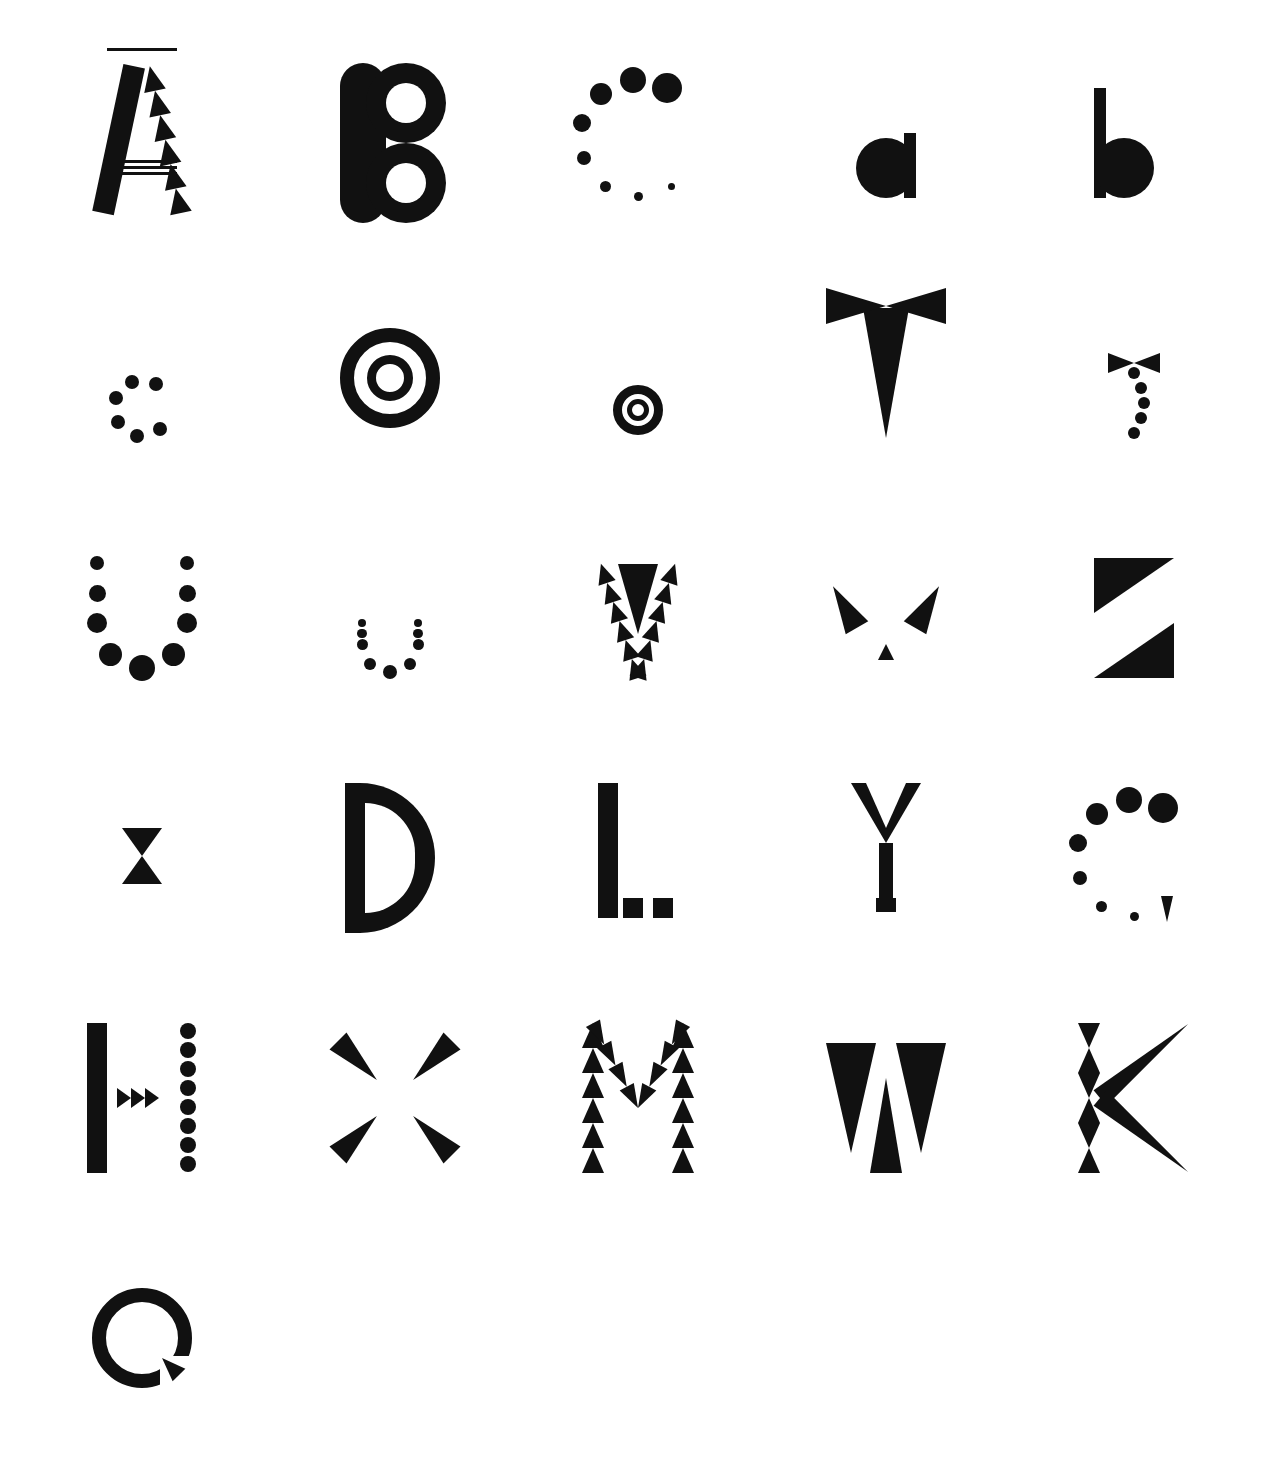
<file: abc-letters/index.html>
<!DOCTYPE html>
<html lang="zh">
<head>
<meta charset="UTF-8">
<title>CSS Letters</title>
<link rel="stylesheet" href="style.css">
</head>
<body>

<div class="gallery">

  <figure class="card">
    <div class="letter-frame">
      <div class="a-leg-left"></div>
      <div class="a-leg-right-shell">
        <div class="a-tri"></div>
        <div class="a-tri"></div>
        <div class="a-tri"></div>
        <div class="a-tri"></div>
        <div class="a-tri"></div>
        <div class="a-tri"></div>
      </div>
      <div class="a-bar-line"></div>
      <div class="a-bar-line"></div>
      <div class="a-bar-line"></div>
      <div class="a-bar-line"></div>
      <div class="a-bar-line"></div>
    </div>
  </figure>

  <figure class="card">
    <div class="letter-frame">
      <div class="b-spine"></div>
      <div class="b-circle-top"></div>
      <div class="b-circle-top-hole"></div>
      <div class="b-circle-bottom"></div>
      <div class="b-circle-bottom-hole"></div>
    </div>
  </figure>

  <figure class="card">
    <div class="letter-frame">
      <div class="c-frame">
        <div class="c-dot"></div>
        <div class="c-dot"></div>
        <div class="c-dot"></div>
        <div class="c-dot"></div>
        <div class="c-dot"></div>
        <div class="c-dot"></div>
        <div class="c-dot"></div>
        <div class="c-dot"></div>
      </div>
    </div>
  </figure>

  <figure class="card">
    <div class="letter-frame">
      <div class="a-bowl"></div>
      <div class="a-stem"></div>
    </div>
  </figure>

  <figure class="card">
    <div class="letter-frame">
      <div class="b-stem"></div>
      <div class="b-bowl"></div>
    </div>
  </figure>

  <figure class="card">
    <div class="letter-frame">
      <div class="c-dot-s"></div>
      <div class="c-dot-s"></div>
      <div class="c-dot-s"></div>
      <div class="c-dot-s"></div>
      <div class="c-dot-s"></div>
      <div class="c-dot-s"></div>
    </div>
  </figure>

  <figure class="card">
    <div class="letter-frame">
      <div class="o-upper-spin">
        <div class="o-ring o-ring-outer-upper"></div>
        <div class="o-ring o-ring-inner-upper"></div>
      </div>
    </div>
  </figure>

  <figure class="card">
    <div class="letter-frame">
      <div class="o-ring o-ring-outer-lower"></div>
      <div class="o-ring o-ring-inner-lower"></div>
    </div>
  </figure>

  <figure class="card">
    <div class="letter-frame">
      <div class="t-upper-bounce">
        <div class="t-spike-upper"></div>
        <div class="t-wing-left-upper"></div>
        <div class="t-wing-right-upper"></div>
      </div>
    </div>
  </figure>

  <figure class="card">
    <div class="letter-frame">
      <div class="t-wing-left-lower"></div>
      <div class="t-wing-right-lower"></div>
      <div class="t-dot-lower"></div>
      <div class="t-dot-lower"></div>
      <div class="t-dot-lower"></div>
      <div class="t-dot-lower"></div>
      <div class="t-dot-lower"></div>
    </div>
  </figure>

  <figure class="card">
    <div class="letter-frame">
      <div class="u-dot upper"></div>
      <div class="u-dot upper"></div>
      <div class="u-dot upper"></div>
      <div class="u-dot upper"></div>
      <div class="u-dot upper"></div>
      <div class="u-dot upper"></div>
      <div class="u-dot upper"></div>
      <div class="u-dot upper"></div>
      <div class="u-dot upper"></div>
    </div>
  </figure>

  <figure class="card">
    <div class="letter-frame">
      <div class="u-dot lower"></div>
      <div class="u-dot lower"></div>
      <div class="u-dot lower"></div>
      <div class="u-dot lower"></div>
      <div class="u-dot lower"></div>
      <div class="u-dot lower"></div>
      <div class="u-dot lower"></div>
      <div class="u-dot lower"></div>
      <div class="u-dot lower"></div>
    </div>
  </figure>

  <figure class="card">
    <div class="letter-frame">
      <div class="v-upper-bounce">
        <div class="v-middle-upper"></div>
        <div class="v-leg-shell-upper left">
          <div class="v-tri"></div>
          <div class="v-tri"></div>
          <div class="v-tri"></div>
          <div class="v-tri"></div>
          <div class="v-tri"></div>
          <div class="v-tri"></div>
        </div>
        <div class="v-leg-shell-upper right">
          <div class="v-tri"></div>
          <div class="v-tri"></div>
          <div class="v-tri"></div>
          <div class="v-tri"></div>
          <div class="v-tri"></div>
          <div class="v-tri"></div>
        </div>
      </div>
    </div>
  </figure>

  <figure class="card">
    <div class="letter-frame">
      <div class="v-tri-lower left"></div>
      <div class="v-tri-lower right"></div>
      <div class="v-tip-lower"></div>
    </div>
  </figure>

  <figure class="card">
    <div class="letter-frame">
      <div class="z-top-upper"></div>
      <div class="z-bottom-upper"></div>
    </div>
  </figure>

  <figure class="card">
    <div class="letter-frame">
      <div class="z-top-lower"></div>
      <div class="z-bottom-lower"></div>
    </div>
  </figure>

  <figure class="card">
    <div class="letter-frame">
      <div class="d-shape"></div>
      <div class="d-hole"></div>
    </div>
  </figure>

  <figure class="card">
    <div class="letter-frame">
      <div class="l-stem"></div>
      <div class="l-foot"></div>
      <div class="l-foot"></div>
    </div>
  </figure>

  <figure class="card">
    <div class="letter-frame">
      <div class="y-fork"></div>
      <div class="y-notch"></div>
      <div class="y-stem"></div>
      <div class="y-foot"></div>
    </div>
  </figure>

  <figure class="card">
    <div class="letter-frame">
      <div class="g-frame">
        <div class="g-dot"></div>
        <div class="g-dot"></div>
        <div class="g-dot"></div>
        <div class="g-dot"></div>
        <div class="g-dot"></div>
        <div class="g-dot"></div>
        <div class="g-dot"></div>
      </div>
      <div class="g-tri"></div>
    </div>
  </figure>

  <figure class="card">
    <div class="letter-frame">
      <div class="h-stem"></div>
      <div class="h-tri"></div>
      <div class="h-tri"></div>
      <div class="h-tri"></div>
      <div class="h-dot"></div>
      <div class="h-dot"></div>
      <div class="h-dot"></div>
      <div class="h-dot"></div>
      <div class="h-dot"></div>
      <div class="h-dot"></div>
      <div class="h-dot"></div>
      <div class="h-dot"></div>
    </div>
  </figure>

  <figure class="card">
    <div class="letter-frame">
      <div class="x-arm"></div>
      <div class="x-arm"></div>
      <div class="x-arm"></div>
      <div class="x-arm"></div>
    </div>
  </figure>

  <figure class="card">
    <div class="letter-frame">
      <div class="m-side-shell left">
        <div class="m-side-tri"></div>
        <div class="m-side-tri"></div>
        <div class="m-side-tri"></div>
        <div class="m-side-tri"></div>
        <div class="m-side-tri"></div>
        <div class="m-side-tri"></div>
      </div>
      <div class="m-side-shell right">
        <div class="m-side-tri"></div>
        <div class="m-side-tri"></div>
        <div class="m-side-tri"></div>
        <div class="m-side-tri"></div>
        <div class="m-side-tri"></div>
        <div class="m-side-tri"></div>
      </div>
      <div class="m-v-shell left">
        <div class="m-v-tri"></div>
        <div class="m-v-tri"></div>
        <div class="m-v-tri"></div>
        <div class="m-v-tri"></div>
      </div>
      <div class="m-v-shell right">
        <div class="m-v-tri"></div>
        <div class="m-v-tri"></div>
        <div class="m-v-tri"></div>
        <div class="m-v-tri"></div>
      </div>
    </div>
  </figure>

  <figure class="card">
    <div class="letter-frame">
      <div class="w-tri-outer left"></div>
      <div class="w-tri-outer right"></div>
      <div class="w-tri-inner"></div>
    </div>
  </figure>

  <figure class="card">
    <div class="letter-frame">
      <div class="k-side-shell">
        <div class="k-tri down"></div>
        <div class="k-tri up"></div>
        <div class="k-tri down"></div>
        <div class="k-tri up"></div>
        <div class="k-tri down"></div>
        <div class="k-tri up"></div>
      </div>
      <div class="k-arm upper"></div>
      <div class="k-arm lower"></div>
    </div>
  </figure>

  <figure class="card">
    <div class="letter-frame">
      <div class="q-ring"></div>
      <div class="q-notch"></div>
      <div class="q-tri"></div>
    </div>
  </figure>

</div>

</body>
</html>
</file>
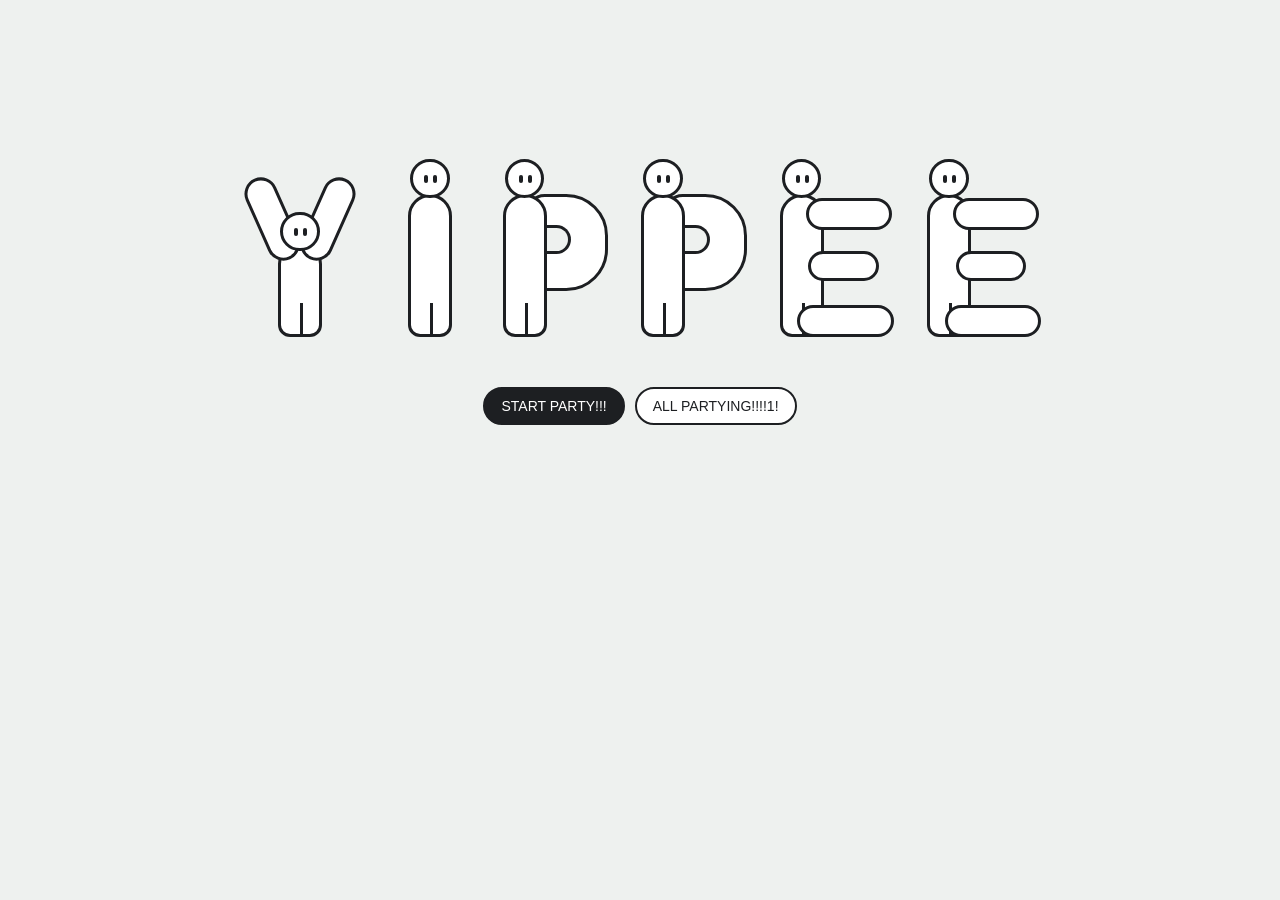
<file: css party letters/index.html>
<!doctype html>
<html lang="zh-CN">
<head>
  <meta charset="utf-8">
  <meta name="viewport" content="width=device-width, initial-scale=1">
  <title>YIPPEE!!!</title>
  <link rel="stylesheet" href="style.css">
</head>
<body>

<div class="stage">

  <button class="letter" style="--bw:6em">
    <span class="glyph">
      <span class="p torso" style="--x:2;--y:4.2;--w:2;--h:4.3"></span>
      <span class="p arm" style="--x:1.65;--y:1;--w:1.5;--h:4;--r:-24deg"></span>
      <span class="p arm" style="--x:2.85;--y:1;--w:1.5;--h:4;--r:24deg"></span>
      <span class="p head" style="--x:2.1;--y:2.8;--w:1.8;--h:1.8"></span>
    </span>
    <img class="pose sit" src="crouch.png" alt="">
    <img class="pose up" src="jump.png" alt="">
  </button>

  <button class="letter" style="--bw:4em">
    <span class="glyph">
      <span class="p torso" style="--x:1;--y:2;--w:2;--h:6.5"></span>
      <span class="p head" style="--x:1.1;--y:0.4;--w:1.8;--h:1.8"></span>
    </span>
    <img class="pose sit" src="crouch.png" alt="">
    <img class="pose up" src="jump.png" alt="">
  </button>

  <button class="letter" style="--bw:5.4em">
    <span class="glyph">
      <span class="p arc" style="--x:1.4;--y:2;--w:3.8;--h:4.4"><span class="hole"></span></span>
      <span class="p torso" style="--x:0.4;--y:2;--w:2;--h:6.5"></span>
      <span class="p head" style="--x:0.5;--y:0.4;--w:1.8;--h:1.8"></span>
    </span>
    <img class="pose sit" src="crouch.png" alt="">
    <img class="pose up" src="jump.png" alt="">
  </button>

  <button class="letter" style="--bw:5.4em">
    <span class="glyph">
      <span class="p arc" style="--x:1.4;--y:2;--w:3.8;--h:4.4"><span class="hole"></span></span>
      <span class="p torso" style="--x:0.4;--y:2;--w:2;--h:6.5"></span>
      <span class="p head" style="--x:0.5;--y:0.4;--w:1.8;--h:1.8"></span>
    </span>
    <img class="pose sit" src="crouch.png" alt="">
    <img class="pose up" src="jump.png" alt="">
  </button>

  <button class="letter" style="--bw:5.8em">
    <span class="glyph">
      <span class="p torso" style="--x:0.4;--y:2;--w:2;--h:6.5"></span>
      <span class="p head" style="--x:0.5;--y:0.4;--w:1.8;--h:1.8"></span>
      <span class="p arm" style="--x:1.6;--y:2.2;--w:3.9;--h:1.45"></span>
      <span class="p arm" style="--x:1.7;--y:4.6;--w:3.2;--h:1.35"></span>
      <span class="p arm" style="--x:1.2;--y:7.05;--w:4.4;--h:1.45"></span>
    </span>
    <img class="pose sit" src="crouch.png" alt="">
    <img class="pose up" src="jump.png" alt="">
  </button>

  <button class="letter" style="--bw:5.8em">
    <span class="glyph">
      <span class="p torso" style="--x:0.4;--y:2;--w:2;--h:6.5"></span>
      <span class="p head" style="--x:0.5;--y:0.4;--w:1.8;--h:1.8"></span>
      <span class="p arm" style="--x:1.6;--y:2.2;--w:3.9;--h:1.45"></span>
      <span class="p arm" style="--x:1.7;--y:4.6;--w:3.2;--h:1.35"></span>
      <span class="p arm" style="--x:1.2;--y:7.05;--w:4.4;--h:1.45"></span>
    </span>
    <img class="pose sit" src="crouch.png" alt="">
    <img class="pose up" src="jump.png" alt="">
  </button>

</div>

<div class="controls">
  <button class="btn primary" id="soundBtn">START PARTY!!!</button>
  <button class="btn" id="waveBtn">ALL PARTYING!!!!1!</button></div>

<script src="script.js"></script>
</body>
</html>
</file>
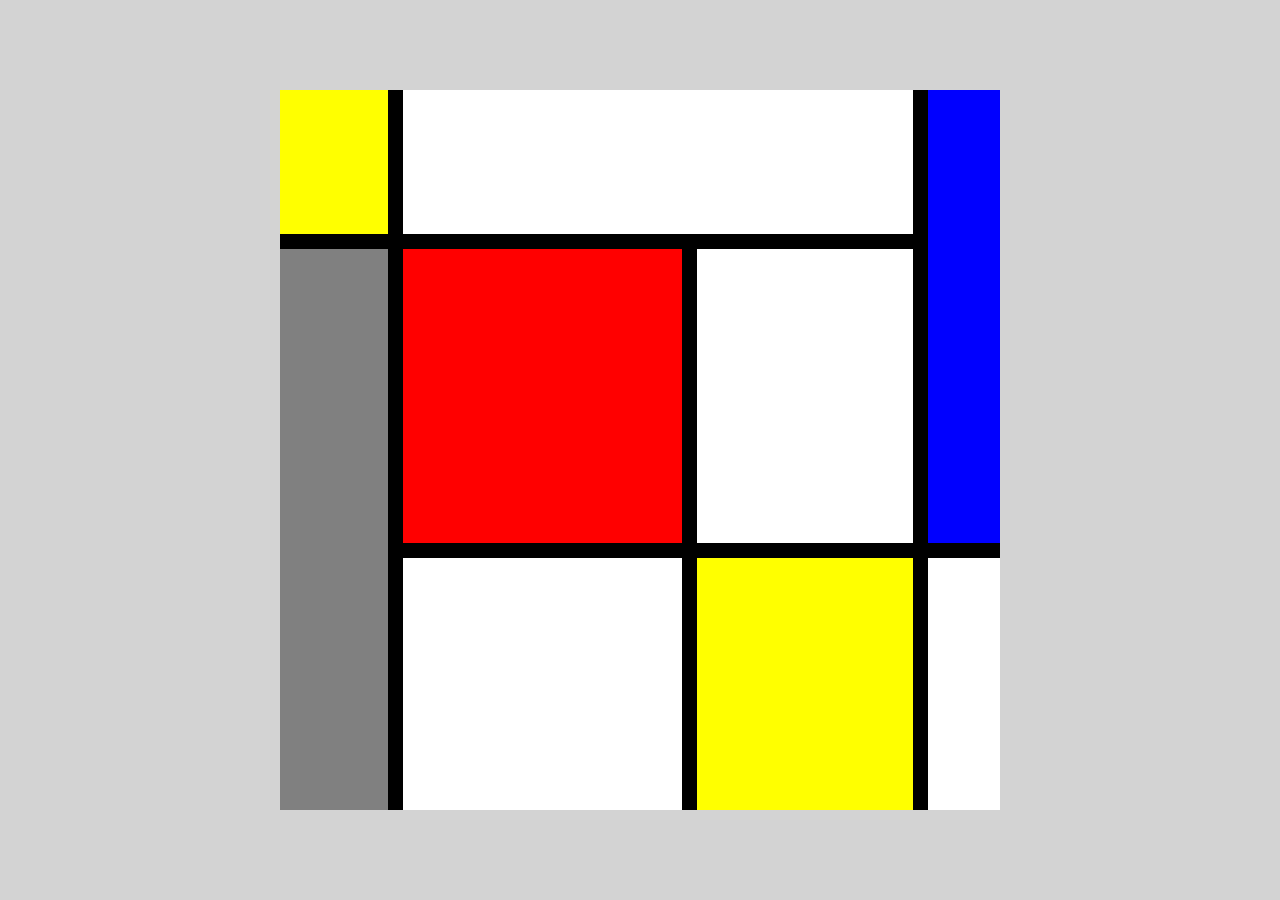
<file: my Mondriaan 2/index.html>
<!DOCTYPE html>
<html lang="en">
<head>
  <meta charset="UTF-8">
  <meta name="viewport" content="width=device-width, initial-scale=1.0">
  <title>My Mondriaan 2</title>
  <link rel="stylesheet" href="style.css">
</head>
<body>
  <main id="container">
    <div id="item-1" class="yellow"></div>
    <div id="item-2" class="white"></div>
    <div id="item-3" class="blue"></div>
    <div id="item-4" class="gray"></div>
    <div id="item-5" class="red"></div>
    <div id="item-6" class="white"></div>
    <div id="item-7" class="white"></div>
    <div id="item-8" class="yellow"></div>
    <div id="item-9" class="white"></div>
  </main>
</body>
</html>
</file>
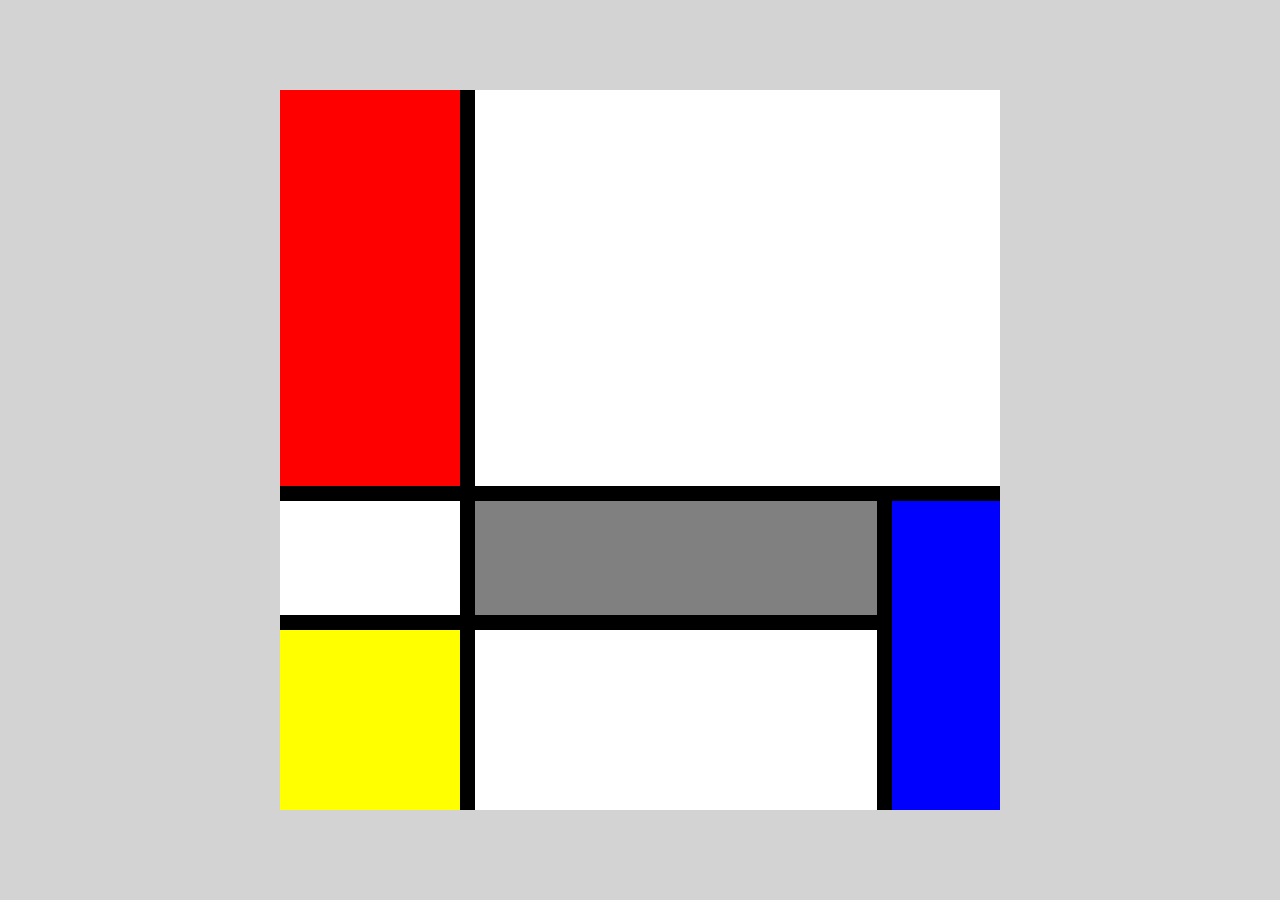
<file: my Mondriaan/index.html>
<!DOCTYPE html>
<html lang="en">
<head>
  <meta charset="UTF-8">
  <meta name="viewport" content="width=device-width, initial-scale=1.0">
  <title>My Mondriaan</title>
  <link rel="stylesheet" href="style.css">
</head>
<body>
  <main id="container">
    <div id="item-1" class="red"></div>
    <div id="item-2" class="white"></div>
    <div id="item-3" class="white"></div>
    <div id="item-4" class="gray"></div>
    <div id="item-5" class="blue"></div>
    <div id="item-6" class="yellow"></div>
    <div id="item-7" class="white"></div>
  </main>
</body>
</html>
</file>
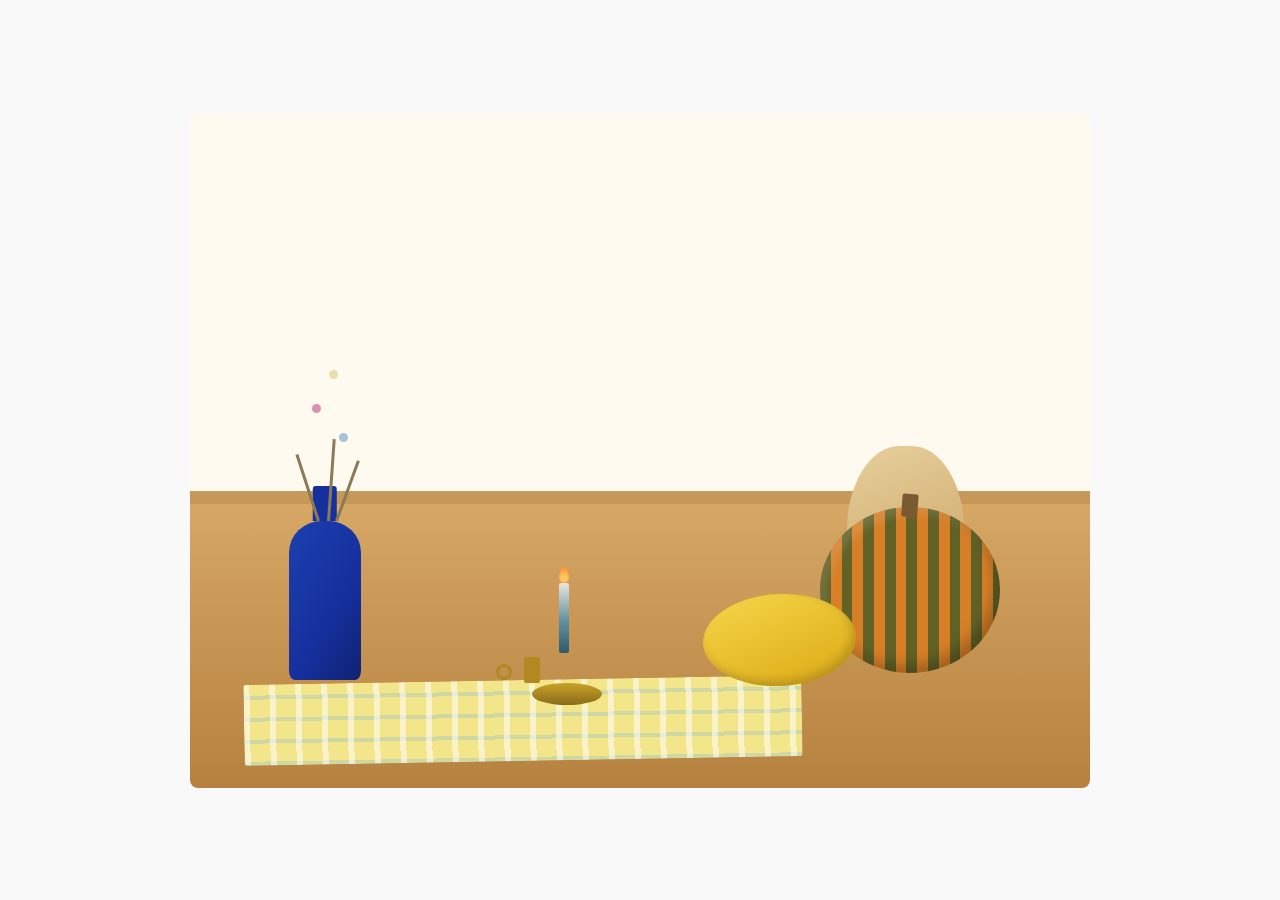
<file: still-life-coding/index.html>
<!DOCTYPE html>
<html lang="zh">
<head>
  <meta charset="UTF-8">
  <meta name="viewport" content="width=device-width, initial-scale=1.0">
  <title>still life coding</title>

  <link rel="stylesheet" href="style.css">
</head>
<body>


  <div class="scene">


    <div class="wall"></div>
    <div class="back-table"></div>
    <div class="table"></div>


    <div class="cloth"></div>


    <div class="bottle">
      <div class="bottle-neck"></div>
      <div class="flower-stem stem-1"></div>
      <div class="flower-stem stem-2"></div>
      <div class="flower-stem stem-3"></div>
      <div class="flower-dot dot-1"></div>
      <div class="flower-dot dot-2"></div>
      <div class="flower-dot dot-3"></div>
    </div>

  
    <div class="candle-holder">
      <div class="holder-dish"></div>
      <div class="holder-cup"></div>
    </div>
    <div class="candle">
      <div class="flame"></div>
    </div>
    <div class="ring"></div>


    <div class="gourd-tan"></div>
    <div class="pumpkin">
      <div class="pumpkin-stem"></div>
    </div>
    <div class="squash-yellow"></div>

  </div>

</body>
</html>
</file>
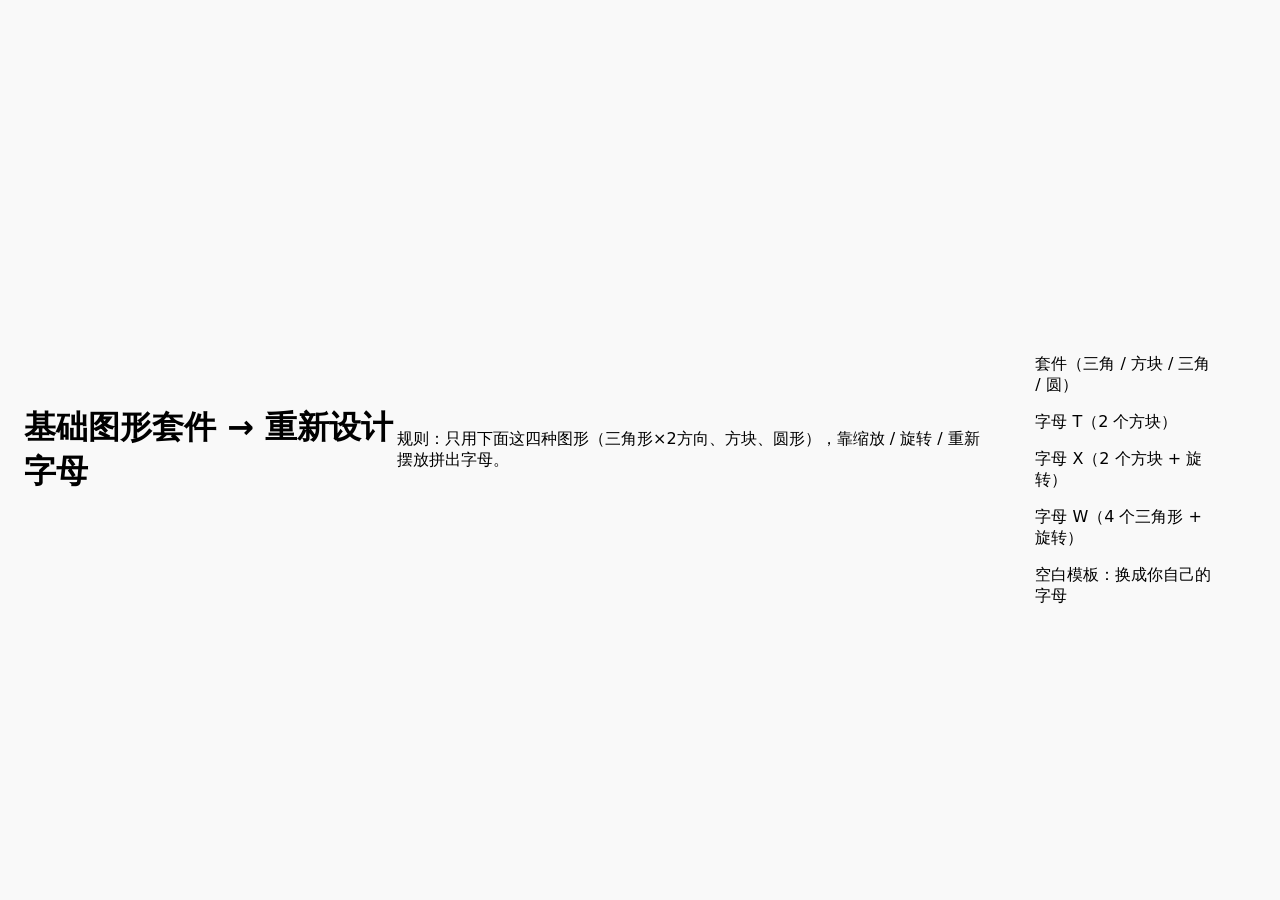
<file: still-life-coding/index-1.html>
<!DOCTYPE html>
<html lang="zh">
<head>
<meta charset="UTF-8">
<title>Collective Alphabet - 图形套件字母</title>
<link rel="stylesheet" href="style.css">
</head>
<body>

<h1>基础图形套件 → 重新设计字母</h1>
<p>规则：只用下面这四种图形（三角形×2方向、方块、圆形），靠缩放 / 旋转 / 重新摆放拼出字母。</p>

<div class="gallery">

  <!-- ============================================================
       示例 0：图形套件本身（就是每张卡片下面那个小图标）
       ============================================================ -->
  <figure class="card">
    <div class="letter-frame" style="height:60px;">
      <div class="shape shape-tri-right" style="--w:26px;--h:36px;--color:#111; left:14px; top:12px;"></div>
      <div class="shape shape-square"    style="--w:34px;--h:12px;--color:#111; left:44px; top:24px;"></div>
      <div class="shape shape-tri-left"  style="--w:26px;--h:36px;--color:#111; left:82px; top:12px;"></div>
      <div class="shape shape-circle"    style="--w:20px;--h:20px;--color:#111; left:118px; top:20px;"></div>
    </div>
    <figcaption>套件（三角 / 方块 / 三角 / 圆）</figcaption>
  </figure>

  <!-- ============================================================
       示例 1：字母 T —— 只用「方块」这一种图形
       竖的一条 + 横的一条，十字交叉的位置决定像不像 T
       ============================================================ -->
  <figure class="card">
    <div class="letter-frame">
      <!-- 竖着的长条：宽窄、高矮直接改 --w / --h -->
      <div class="shape shape-square" style="--w:20px; --h:120px; --color:#111; left:70px; top:30px;"></div>
      <!-- 横着的长条，压在竖条顶端 -->
      <div class="shape shape-square" style="--w:120px; --h:20px; --color:#111; left:20px; top:30px;"></div>
    </div>
    <figcaption>字母 T（2 个方块）</figcaption>
  </figure>

  <!-- ============================================================
       示例 2：字母 X —— 还是「方块」，只是加了旋转
       两条长方块，分别转 45deg 和 -45deg，交叉在画框中心
       ============================================================ -->
  <figure class="card">
    <div class="letter-frame">
      <div class="shape shape-square" style="--w:140px; --h:18px; --color:#111; --rot:45deg;  left:10px; top:71px;"></div>
      <div class="shape shape-square" style="--w:140px; --h:18px; --color:#111; --rot:-45deg; left:10px; top:71px;"></div>
    </div>
    <figcaption>字母 X（2 个方块 + 旋转）</figcaption>
  </figure>

  <!-- ============================================================
       示例 3：字母 W —— 用「三角形」拼出锯齿状
       四个三角形，两两一组转成 V 字形，两个 V 并排就是 W
       （--rot 的角度可以自己微调，让尖角对得更整齐）
       ============================================================ -->
  <figure class="card">
    <div class="letter-frame">
      <div class="shape shape-tri-right" style="--w:60px; --h:22px; --color:#111; --rot:45deg;  left:8px;  top:20px;"></div>
      <div class="shape shape-tri-left"  style="--w:60px; --h:22px; --color:#111; --rot:-45deg; left:38px; top:20px;"></div>
      <div class="shape shape-tri-right" style="--w:60px; --h:22px; --color:#111; --rot:45deg;  left:62px; top:20px;"></div>
      <div class="shape shape-tri-left"  style="--w:60px; --h:22px; --color:#111; --rot:-45deg; left:92px; top:20px;"></div>
    </div>
    <figcaption>字母 W（4 个三角形 + 旋转）</figcaption>
  </figure>

  <!-- ============================================================
       空白模板：复制这一整块 <figure>，改形状/数值来设计你自己的字母
       ============================================================ -->
  <figure class="card">
    <div class="letter-frame" id="my-letter">
      <!-- 在这里加你自己的 .shape 元素，四种图形随便组合 -->
      <div class="shape shape-circle" style="--w:40px;--h:40px;--color:#e74c3c; left:60px; top:60px;"></div>
    </div>
    <figcaption>空白模板：换成你自己的字母</figcaption>
  </figure>

</div>

</body>
</html>
</file>
<file: abc-letters/style.css>
* { box-sizing: border-box; }
body {
  margin: 0;
  background: #fff;
  font-family: system-ui, sans-serif;
  padding: 32px;
}
.gallery {
  display: flex;
  gap: 28px;
  flex-wrap: wrap;
}
.card { text-align: center; }

.letter-frame {
  position: relative;
  width: 140px;
  height: 180px;
}

.a-leg-left {
  position: absolute;
  width: 22px;
  height: 150px;
  background: #111;
  left: 20px;
  top: 15px;
  transform: rotate(12deg);
  transform-origin: bottom center;
}

.a-leg-right-shell {
  position: absolute;
  width: 22px;
  height: 150px;
  left: 98px;
  top: 15px;
  transform: rotate(-12deg);
  transform-origin: bottom center;
}
.a-tri {
  position: absolute;
  left: 0;
  width: 0;
  height: 0;
  border-left: 11px solid transparent;
  border-right: 11px solid transparent;
  border-bottom: 25px solid #111;
}
.a-tri:nth-child(1) { top: 0px; }
.a-tri:nth-child(2) { top: 25px; }
.a-tri:nth-child(3) { top: 50px; }
.a-tri:nth-child(4) { top: 75px; }
.a-tri:nth-child(5) { top: 100px; }
.a-tri:nth-child(6) { top: 125px; }

.a-bar-line {
  position: absolute;
  width: 70px;
  height: 3px;
  background: #111;
  left: 35px;
}
.a-bar-line:nth-child(1) { top: 100px; }
.a-bar-line:nth-child(2) { top: 106px; }
.a-bar-line:nth-child(3) { top: 112px; }
.a-bar-line:nth-child(4) { top: 118px; }
.a-bar-line:nth-child(5) { top: 124px; }

.b-spine {
  position: absolute;
  width: 46px;
  height: 160px;
  background: #111;
  border-radius: 23px;
  left: 20px;
  top: 15px;
}
.b-circle-top {
  position: absolute;
  width: 80px;
  height: 80px;
  border-radius: 50%;
  background: #111;
  left: 46px;
  top: 15px;
}
.b-circle-top-hole {
  position: absolute;
  width: 40px;
  height: 40px;
  border-radius: 50%;
  background: #fff;
  left: 66px;
  top: 35px;
}
.b-circle-bottom {
  position: absolute;
  width: 80px;
  height: 80px;
  border-radius: 50%;
  background: #111;
  left: 46px;
  top: 95px;
}
.b-circle-bottom-hole {
  position: absolute;
  width: 40px;
  height: 40px;
  border-radius: 50%;
  background: #fff;
  left: 66px;
  top: 115px;
}

.c-frame {
  position: absolute;
  left: 0;
  top: 0;
  width: 140px;
  height: 180px;
}
.c-dot {
  position: absolute;
  border-radius: 50%;
  background: #111;
}
.c-dot:nth-child(1) { width: 30px; height: 30px; left: 84px;  top: 25px;  }
.c-dot:nth-child(2) { width: 26px; height: 26px; left: 52px;  top: 19px;  }
.c-dot:nth-child(3) { width: 22px; height: 22px; left: 22px;  top: 35px;  }
.c-dot:nth-child(4) { width: 18px; height: 18px; left: 5px;   top: 66px;  }
.c-dot:nth-child(5) { width: 14px; height: 14px; left: 9px;   top: 103px; }
.c-dot:nth-child(6) { width: 11px; height: 11px; left: 31.5px;top: 132.5px; }
.c-dot:nth-child(7) { width: 9px;  height: 9px;  left: 65.5px;top: 143.5px; }
.c-dot:nth-child(8) { width: 7px;  height: 7px;  left: 99.5px;top: 134.5px; }

@keyframes c-spin {
  from { transform: rotate(0deg); }
  to   { transform: rotate(360deg); }
}
.c-frame {
  transform-origin: 70px 90px;
  animation: c-spin 6s linear infinite;
}

.a-bowl  { position:absolute; width:60px; height:60px; border-radius:50%; background:#111; left:40px; top:90px; }
.a-stem  { position:absolute; width:12px; height:65px; background:#111; left:88px; top:85px; }

.b-stem  { position:absolute; width:12px; height:110px; background:#111; left:30px; top:40px; }
.b-bowl  { position:absolute; width:60px; height:60px; border-radius:50%; background:#111; left:30px; top:90px; }

.c-dot-s { position:absolute; width:14px; height:14px; border-radius:50%; background:#111; }
.c-dot-s:nth-child(1){ left:77px; top:89px;  }
.c-dot-s:nth-child(2){ left:53px; top:87px;  }
.c-dot-s:nth-child(3){ left:37px; top:103px; }
.c-dot-s:nth-child(4){ left:39px; top:127px; }
.c-dot-s:nth-child(5){ left:58px; top:141px; }
.c-dot-s:nth-child(6){ left:81px; top:134px; }

.o-upper-spin {
  transform-origin: 70px 90px;
  animation: c-spin 6s linear infinite;
}

.o-ring {
  position: absolute;
  border-radius: 50%;
  background: transparent;
  box-sizing: border-box;
}
.o-ring-outer-upper { width:100px; height:100px; border:14px solid #111; left:20px; top:40px; }
.o-ring-inner-upper { width:46px;  height:46px;  border:9px  solid #111; left:47px; top:67px; }

.o-ring-outer-lower { width:50px; height:50px; border:9px solid #111; left:45px; top:97px;  }
.o-ring-inner-lower { width:22px; height:22px; border:5px solid #111; left:59px; top:111px; }

.t-upper-bounce {
  animation: t-bounce 1s ease-in-out infinite;
}
@keyframes t-bounce {
  0%, 100% { transform: translateY(0); }
  50% { transform: translateY(-16px); }
}

.v-upper-bounce {
  animation: v-bounce 1s ease-in-out infinite;
}
@keyframes v-bounce {
  0%, 100% { transform: translateY(0); }
  50% { transform: translateY(-16px); }
}

.t-spike-upper {
  position:absolute; left:47px; top:20px; width:0; height:0;
  border-left:23px solid transparent;
  border-right:23px solid transparent;
  border-top:130px solid #111;
}
.t-wing-left-upper {
  position:absolute; left:10px; top:0px; width:0; height:0;
  border-top:18px solid transparent;
  border-bottom:18px solid transparent;
  border-left:60px solid #111;
}
.t-wing-right-upper {
  position:absolute; left:70px; top:0px; width:0; height:0;
  border-top:18px solid transparent;
  border-bottom:18px solid transparent;
  border-right:60px solid #111;
}

.t-wing-left-lower {
  position:absolute; left:44px; top:65px; width:0; height:0;
  border-top:10px solid transparent;
  border-bottom:10px solid transparent;
  border-left:26px solid #111;
}
.t-wing-right-lower {
  position:absolute; left:70px; top:65px; width:0; height:0;
  border-top:10px solid transparent;
  border-bottom:10px solid transparent;
  border-right:26px solid #111;
}
.t-dot-lower { position:absolute; width:12px; height:12px; border-radius:50%; background:#111; }
.t-dot-lower:nth-child(3){ left:64px; top:79px;  }
.t-dot-lower:nth-child(4){ left:71px; top:94px;  }
.t-dot-lower:nth-child(5){ left:74px; top:109px; }
.t-dot-lower:nth-child(6){ left:71px; top:124px; }
.t-dot-lower:nth-child(7){ left:64px; top:139px; }

.u-dot { position:absolute; border-radius:50%; background:#111; }

.u-dot.upper:nth-child(1){ width:14px; height:14px; left:18px;   top:28px;    }
.u-dot.upper:nth-child(2){ width:17px; height:17px; left:16.5px; top:56.5px;  }
.u-dot.upper:nth-child(3){ width:20px; height:20px; left:15px;   top:85px;    }
.u-dot.upper:nth-child(4){ width:23px; height:23px; left:26.7px; top:115.3px; }
.u-dot.upper:nth-child(5){ width:26px; height:26px; left:57px;   top:127px;   }
.u-dot.upper:nth-child(6){ width:23px; height:23px; left:90.3px; top:115.3px; }
.u-dot.upper:nth-child(7){ width:20px; height:20px; left:105px;  top:85px;    }
.u-dot.upper:nth-child(8){ width:17px; height:17px; left:106.5px;top:56.5px;  }
.u-dot.upper:nth-child(9){ width:14px; height:14px; left:108px;  top:28px;    }

.u-dot.lower:nth-child(1){ width:8px;    height:8px;    left:38px;   top:91px;    }
.u-dot.lower:nth-child(2){ width:9.5px;  height:9.5px;  left:37.25px;top:100.75px;}
.u-dot.lower:nth-child(3){ width:11px;   height:11px;   left:36.5px; top:110.5px; }
.u-dot.lower:nth-child(4){ width:12.5px; height:12.5px; left:43.95px;top:129.55px;}
.u-dot.lower:nth-child(5){ width:14px;   height:14px;   left:63px;   top:137px;   }
.u-dot.lower:nth-child(6){ width:12.5px; height:12.5px; left:83.55px;top:129.55px;}
.u-dot.lower:nth-child(7){ width:11px;   height:11px;   left:92.5px; top:110.5px; }
.u-dot.lower:nth-child(8){ width:9.5px;  height:9.5px;  left:93.25px;top:100.75px;}
.u-dot.lower:nth-child(9){ width:8px;    height:8px;    left:94px;   top:91px;    }

.v-leg-shell-upper {
  position:absolute; width:18px; height:120px;
  left:61px; top:30px; transform-origin:bottom center;
}
.v-leg-shell-upper.left  { transform:rotate(-18deg); }
.v-leg-shell-upper.right { transform:rotate(18deg);  }

.v-tri {
  position:absolute; left:0; width:0; height:0;
  border-left:9px solid transparent;
  border-right:9px solid transparent;
  border-bottom:20px solid #111;
}
.v-tri:nth-child(1){ top:0px;   }
.v-tri:nth-child(2){ top:20px;  }
.v-tri:nth-child(3){ top:40px;  }
.v-tri:nth-child(4){ top:60px;  }
.v-tri:nth-child(5){ top:80px;  }
.v-tri:nth-child(6){ top:100px; }

.v-middle-upper {
  position:absolute; left:50px; top:36px; width:0; height:0;
  border-left:20px solid transparent;
  border-right:20px solid transparent;
  border-top:70px solid #111;
}

.v-tri-lower {
  position:absolute; width:0; height:0;
  border-left:13px solid transparent;
  border-right:13px solid transparent;
  border-bottom:48px solid #111;
}
.v-tri-lower.left  { left:16px; top:55px; transform:rotate(-30deg); }
.v-tri-lower.right { left:98px; top:55px; transform:rotate(30deg);  }

.v-tip-lower {
  position:absolute; left:62px; top:116px; width:0; height:0;
  border-left:8px solid transparent;
  border-right:8px solid transparent;
  border-bottom:16px solid #111;
}

.z-top-upper {
  position:absolute; left:30px; top:30px; width:0; height:0;
  border-top:55px solid #111; border-right:80px solid transparent;
}
.z-bottom-upper {
  position:absolute; left:30px; top:95px; width:0; height:0;
  border-bottom:55px solid #111; border-left:80px solid transparent;
}
.z-top-lower {
  position:absolute; left:50px; top:60px; width:0; height:0;
  border-left:20px solid transparent; border-right:20px solid transparent;
  border-top:28px solid #111;
}
.z-bottom-lower {
  position:absolute; left:50px; top:88px; width:0; height:0;
  border-left:20px solid transparent; border-right:20px solid transparent;
  border-bottom:28px solid #111;
}

.d-shape {
  position:absolute; left:25px; top:15px; width:90px; height:150px;
  background:#111;
  border-radius:0 75px 75px 0;
}
.d-hole {
  position:absolute; left:45px; top:35px; width:50px; height:110px;
  background:#fff;
  border-radius:0 55px 55px 0;
}

.l-stem { position:absolute; left:30px; top:15px; width:20px; height:135px; background:#111; }
.l-foot { position:absolute; width:20px; height:20px; background:#111; top:130px; }
.l-foot:nth-child(2){ left:55px; }
.l-foot:nth-child(3){ left:85px; }

.y-fork {
  position:absolute; left:35px; top:15px; width:0; height:0;
  border-left:35px solid transparent; border-right:35px solid transparent;
  border-top:60px solid #111;
}
.y-notch {
  position:absolute; left:50px; top:15px; width:0; height:0;
  border-left:20px solid transparent; border-right:20px solid transparent;
  border-top:45px solid #fff;
}
.y-stem { position:absolute; left:63px; top:75px; width:14px; height:55px; background:#111; }
.y-foot { position:absolute; left:60px; top:130px; width:20px; height:14px; background:#111; }

.g-frame { position:absolute; left:0; top:0; width:140px; height:180px; }
.g-dot { position:absolute; border-radius:50%; background:#111; }
.g-dot:nth-child(1) { width: 30px; height: 30px; left: 84px;  top: 25px;  }
.g-dot:nth-child(2) { width: 26px; height: 26px; left: 52px;  top: 19px;  }
.g-dot:nth-child(3) { width: 22px; height: 22px; left: 22px;  top: 35px;  }
.g-dot:nth-child(4) { width: 18px; height: 18px; left: 5px;   top: 66px;  }
.g-dot:nth-child(5) { width: 14px; height: 14px; left: 9px;   top: 103px; }
.g-dot:nth-child(6) { width: 11px; height: 11px; left: 31.5px;top: 132.5px; }
.g-dot:nth-child(7) { width: 9px;  height: 9px;  left: 65.5px;top: 143.5px; }
.g-tri {
  position:absolute; left:97px; top:128px; width:0; height:0;
  border-left:6px solid transparent; border-right:6px solid transparent;
  border-top:26px solid #111;
}

.h-stem { position:absolute; left:15px; top:15px; width:20px; height:150px; background:#111; }
.h-tri {
  position:absolute; top:80px; width:0; height:0;
  border-top:10px solid transparent; border-bottom:10px solid transparent;
  border-left:14px solid #111;
}
.h-tri:nth-child(2) { left:45px; }
.h-tri:nth-child(3) { left:59px; }
.h-tri:nth-child(4) { left:73px; }
.h-dot { position:absolute; left:108px; width:16px; height:16px; border-radius:50%; background:#111; }
.h-dot:nth-child(5)  { top:15px;  }
.h-dot:nth-child(6)  { top:34px;  }
.h-dot:nth-child(7)  { top:53px;  }
.h-dot:nth-child(8)  { top:72px;  }
.h-dot:nth-child(9)  { top:91px;  }
.h-dot:nth-child(10) { top:110px; }
.h-dot:nth-child(11) { top:129px; }
.h-dot:nth-child(12) { top:148px; }

.x-arm {
  position:absolute; width:0; height:0;
  border-left:12px solid transparent; border-right:12px solid transparent;
  border-top:55px solid #111;
  transform-origin:50% 0%;
}
.x-arm:nth-child(1) { left:6px;   top:33px;  transform:rotate(-45deg);  }
.x-arm:nth-child(2) { left:120px; top:33px;  transform:rotate(45deg);   }
.x-arm:nth-child(3) { left:6px;   top:147px; transform:rotate(-135deg);}
.x-arm:nth-child(4) { left:120px; top:147px; transform:rotate(135deg); }

.m-side-shell { position:absolute; width:22px; height:150px; top:15px; }
.m-side-shell.left  { left:14px;  }
.m-side-shell.right { left:104px; }
.m-side-tri {
  position:absolute; left:0; width:0; height:0;
  border-left:11px solid transparent; border-right:11px solid transparent;
  border-bottom:25px solid #111;
}
.m-side-tri:nth-child(1) { top:0px;   }
.m-side-tri:nth-child(2) { top:25px;  }
.m-side-tri:nth-child(3) { top:50px;  }
.m-side-tri:nth-child(4) { top:75px;  }
.m-side-tri:nth-child(5) { top:100px; }
.m-side-tri:nth-child(6) { top:125px; }

.m-v-shell {
  position:absolute; left:62px; top:4px; width:16px; height:96px;
  transform-origin:bottom center;
}
.m-v-shell.left  { transform:rotate(-28deg); }
.m-v-shell.right { transform:rotate(28deg);  }
.m-v-tri {
  position:absolute; left:0; width:0; height:0;
  border-left:8px solid transparent; border-right:8px solid transparent;
  border-top:24px solid #111;
}
.m-v-tri:nth-child(1) { top:0px;  }
.m-v-tri:nth-child(2) { top:24px; }
.m-v-tri:nth-child(3) { top:48px; }
.m-v-tri:nth-child(4) { top:72px; }

.w-tri-outer {
  position:absolute; top:35px; width:0; height:0;
  border-left:25px solid transparent; border-right:25px solid transparent;
  border-top:110px solid #111;
}
.w-tri-outer.left  { left:10px; }
.w-tri-outer.right { left:80px; }
.w-tri-inner {
  position:absolute; left:54px; top:70px; width:0; height:0;
  border-left:16px solid transparent; border-right:16px solid transparent;
  border-bottom:95px solid #111;
}

.k-side-shell { position:absolute; left:14px; top:15px; width:22px; height:150px; }
.k-tri { position:absolute; left:0; width:0; height:0; border-left:11px solid transparent; border-right:11px solid transparent; }
.k-tri.down { border-top:25px solid #111; }
.k-tri.up   { border-bottom:25px solid #111; }
.k-side-shell > div:nth-child(1) { top:0px;   }
.k-side-shell > div:nth-child(2) { top:25px;  }
.k-side-shell > div:nth-child(3) { top:50px;  }
.k-side-shell > div:nth-child(4) { top:75px;  }
.k-side-shell > div:nth-child(5) { top:100px; }
.k-side-shell > div:nth-child(6) { top:125px; }

.k-arm {
  position:absolute; left:26px; top:-25px; width:0; height:0;
  border-left:10px solid transparent; border-right:10px solid transparent;
  border-bottom:115px solid #111;
  transform-origin:50% 100%;
}
.k-arm.upper { transform:rotate(50deg);  }
.k-arm.lower { transform:rotate(130deg); }

.q-ring {
  position:absolute; left:20px; top:40px; width:100px; height:100px;
  border:14px solid #111; border-radius:50%; box-sizing:border-box;
}
.q-notch {
  position:absolute; left:88px; top:108px; width:34px; height:34px;
  background:#fff;
}
.q-tri {
  position:absolute; left:98px; top:103px; width:0; height:0;
  border-left:9px solid transparent; border-right:9px solid transparent;
  border-bottom:24px solid #111;
  transform-origin:50% 100%;
  transform:rotate(-45deg);
}
</file>
<file: css party letters/style.css>
:root {
  --paper: #eef1ef;
  --ink: #1d1f22;
  --white: #ffffff;
  --line: .14em;
}

body {
  margin: 0;
  padding: 40px 20px;
  background: var(--paper);
  font-family: sans-serif;
}

.stage {
  font-size: clamp(8px, 2.5vw, 22px);
  display: flex;
  flex-wrap: wrap;
  justify-content: center;
  align-items: flex-end;
  gap: 5em .9em;
  padding-top: 5em;
}

.letter {
  position: relative;
  width: var(--bw);
  height: 8.5em;
  padding: 0;
  border: 0;
  background: none;
  font: inherit;
  cursor: pointer;
}

.glyph {
  position: absolute;
  inset: 0;
}

.p {
  position: absolute;
  box-sizing: border-box;
  left: calc(var(--x) * 1em);
  top: calc(var(--y) * 1em);
  width: calc(var(--w) * 1em);
  height: calc(var(--h) * 1em);
  transform: rotate(var(--r, 0deg));
  transform-origin: 50% 90%;
  background: var(--white);
  border: var(--line) solid var(--ink);
  border-radius: 999px;
}

.torso {
  border-radius: 1em 1em .55em .55em;
}

.torso::after {
  content: "";
  position: absolute;
  left: 50%;
  bottom: 0;
  width: var(--line);
  height: 1.4em;
  background: var(--ink);
}

.head::before,
.head::after {
  content: "";
  position: absolute;
  top: 40%;
  width: .17em;
  height: .34em;
  border-radius: 1em;
  background: var(--ink);
}

.head::before { left: 33%; }
.head::after { left: 60%; }

.arc {
  border-radius: .9em 1.9em 1.9em .9em;
}

.hole {
  position: absolute;
  box-sizing: border-box;
  top: 1.25em;
  left: -.3em;
  width: calc(100% - 1.23em);
  height: calc(100% - 2.78em);
  background: var(--paper);
  border: var(--line) solid var(--ink);
  border-left: 0;
  border-radius: 0 .9em .9em 0;
}

.pose {
  position: absolute;
  bottom: 0;
  left: calc(50% - 3em);
  width: 6em;
  height: 11.5em;
  display: none;
}

.letter.crouch .glyph,
.letter.jump .glyph {
  visibility: hidden;
}

.letter.crouch .sit,
.letter.jump .up {
  display: block;
}

.letter.jump .up {
  animation: hop .9s steps(1), party .6s linear infinite;
}

@keyframes party {
  to { filter: hue-rotate(360deg); }
}

@keyframes hop {
  0% { transform: translateY(0); }
  25% { transform: translateY(-1.5em); }
  50% { transform: translateY(-.4em); }
  70% { transform: translateY(-1em); }
  100% { transform: translateY(0); }
}

.bit {
  position: fixed;
  width: 8px;
  height: 5px;
  pointer-events: none;
  animation: fly .9s ease-out forwards;
}

@keyframes fly {
  to {
    transform: translate(var(--dx), var(--dy)) rotate(540deg);
    opacity: 0;
  }
}

.controls {
  display: flex;
  flex-wrap: wrap;
  justify-content: center;
  gap: 10px;
  margin-top: 50px;
}

.btn {
  padding: 9px 16px;
  border: 2px solid var(--ink);
  border-radius: 999px;
  background: var(--white);
  color: var(--ink);
  font-size: 14px;
  cursor: pointer;
}

.btn.primary {
  background: var(--ink);
  color: var(--white);
}
</file>
<file: my Mondriaan 2/style.css>
body {
  margin: 0 auto;
  padding: 0;
  background: lightgray;
  box-sizing: border-box;
  display: grid;
  place-items: center;
  height: 100vh;
}

#container {
  display: grid;
  grid-template-columns: 15% 1fr 30% 10%;
  grid-template-rows: 20% 1fr 35%;
  width: 80vh;
  height: 80vh;
  grid-gap: 15px;
  background: black;
}

#item-1 {
  grid-column: 1 / span 1;
  grid-row: 1 / span 1;
}

#item-2 {
  grid-column: 2 / span 2;
  grid-row: 1 / span 1;
}

#item-3 {
  grid-column: 4 / span 1;
  grid-row: 1 / span 2;
}

#item-4 {
  grid-column: 1 / span 1;
  grid-row: 2 / span 2;
}

#item-5 {
  grid-column: 2 / span 1;
  grid-row: 2 / span 1;
}

#item-6 {
  grid-column: 3 / span 1;
  grid-row: 2 / span 1;
}

#item-7 {
  grid-column: 2 / span 1;
  grid-row: 3 / span 1;
}

#item-8 {
  grid-column: 3 / span 1;
  grid-row: 3 / span 1;
}

#item-9 {
  grid-column: 4 / span 1;
  grid-row: 3 / span 1;
}

.red {
  background: red;
}

.blue {
  background: blue;
}

.yellow {
  background: yellow;
}

.gray {
  background: gray;
}

.white {
  background: white;
}
</file>
<file: my Mondriaan/style.css>
body {
  margin: 0 auto;
  padding: 0;
  background: lightgray;
  box-sizing: border-box;
  display: grid;
  place-items: center;
  height: 100vh;
}

#container {
  display: grid;
  grid-template-columns: 25% 1fr 15%;
  grid-template-rows: 55% 1fr 25%;
  width: 80vh;
  height: 80vh;
  grid-gap: 15px;
  background: black;
}

#item-1 {
  grid-column: 1 / span 1;
  grid-row: 1 / span 1;
}

#item-2 {
  grid-column: 2 / span 2;
  grid-row: 1 / span 1;
}

#item-3 {
  grid-column: 1 / span 1;
  grid-row: 2 / span 1;
}

#item-4 {
  grid-column: 2 / span 1;
  grid-row: 2 / span 1;
}

#item-5 {
  grid-column: 3 / span 1;
  grid-row: 2 / span 2;
}

#item-6 {
  grid-column: 1 / span 1;
  grid-row: 3 / span 1;
}

#item-7 {
  grid-column: 2 / span 1;
  grid-row: 3 / span 1;
}

.red {
  background: red;
}

.blue {
  background: blue;
}

.yellow {
  background: yellow;
}

.gray {
  background: gray;
}

.white {
  background: white;
}
</file>
<file: still-life-coding/style.css>
* {
  box-sizing: border-box; 
}
body {
  margin: 0;
  min-height: 100vh;
  display: flex;
  align-items: center;
  justify-content: center;
  background: #f9f9f9;
  font-family: system-ui, sans-serif;
  padding: 24px;
}


.scene {
  position: relative;
  width: 100%;
  max-width: 900px;
  aspect-ratio: 4 / 3;
  overflow: hidden;
  border-radius: 8px;
}


.wall {
  position: absolute;
  top: 0; left: 0; right: 0;
  height: 58%;
  background: #fffaf0;
}

.back-table {
  position: absolute;
  top: 56%; left: 0; right: 0;
  height: 14%;
  background: linear-gradient(180deg, #c79a5b, #b7854a);
}

.table {
  position: absolute;
  bottom: 0; left: 0; right: 0;
  height: 42%;
  background: linear-gradient(180deg, #d6a765, #b6813f);
}


.cloth {
  position: absolute;
  bottom: 4%;
  left: 6%;
  width: 62%;
  height: 12%;
  border-radius: 3px;
  background-color: #f3e58a;
  background-image:
    repeating-linear-gradient(
      90deg,
      rgba(255,255,255,0.55) 0 6px,
      transparent 6px 26px
    ),
    repeating-linear-gradient(
      0deg,
      rgba(140,190,210,0.35) 0 4px,
      transparent 4px 22px
    );
  transform: rotate(-1deg); 
}


.bottle {
  position: absolute;
  left: 11%;
  bottom: 16%;
  width: 8%;
  aspect-ratio: 1 / 2.2;
  background: linear-gradient(120deg, #1c3fae, #16309e 60%, #0f2270);
  border-radius: 45% 45% 8% 8% / 20% 20% 6% 6%;
  z-index: 3;
}
.bottle-neck {
  position: absolute;
  left: 50%;
  bottom: 100%;
  width: 34%;
  height: 22%;
  transform: translateX(-50%);
  background: #16309e;
  border-radius: 3px 3px 0 0;
}

/* 花茎：细长矩形，transform-origin 设在底部，绕着瓶口"张开" */
.flower-stem {
  position: absolute;
  left: 50%;
  bottom: 100%; /* 贴着瓶颈顶部 */
  width: 3px;
  height: 70px;
  background: #8a7a55;
  transform-origin: bottom center;
}
.stem-1 { transform: translateX(-8px) rotate(-18deg); }
.stem-2 { transform: translateX(2px)  rotate(4deg);  height: 82px; }
.stem-3 { transform: translateX(10px) rotate(20deg); height: 64px; }

/* 花朵：小圆点，绝对定位到每根花茎的顶端附近 */
.flower-dot {
  position: absolute;
  width: 9px;
  height: 9px;
  border-radius: 50%;
}
.dot-1 { left: 32%; bottom: 168%; background: #d98fb0; }
.dot-2 { left: 55%; bottom: 190%; background: #e8dfae; }
.dot-3 { left: 70%; bottom: 150%; background: #a7c4d6; }


.candle-holder { position: absolute; left: 38%; bottom: 15.5%; z-index: 2; }

.holder-dish {
  position: absolute;
  width: 70px;
  height: 22px;
  background: linear-gradient(180deg, #c9a227, #8a6b1a);
  border-radius: 50%;
}
.holder-cup {
  position: absolute;
  left: 50%;
  bottom: 60%;
  width: 16px;
  height: 26px;
  transform: translateX(-50%);
  background: #b3891f;
  border-radius: 3px 3px 2px 2px;
}

.candle {
  position: absolute;
  left: 41%;
  bottom: 20%;
  width: 10px;
  height: 70px;
  background: linear-gradient(180deg, #eae7de 0%, #5f8fa0 55%, #2f5b6c 100%);
  border-radius: 2px;
  z-index: 3;
}
.flame {
  position: absolute;
  left: 50%;
  bottom: 100%;
  width: 10px;
  height: 16px;
  transform: translateX(-50%);
  background: radial-gradient(circle at 50% 70%, #ffd76b, #ff9a3c 70%);
  border-radius: 50% 50% 50% 50% / 65% 65% 35% 35%;
}


.ring {
  position: absolute;
  left: 34%;
  bottom: 16%;
  width: 16px;
  height: 16px;
  border: 3px solid #b3891f;
  border-radius: 50%;
  background: transparent;
  z-index: 2;
}


.gourd-tan {
  position: absolute;
  right: 14%;
  bottom: 28%;
  width: 13%;
  aspect-ratio: 1 / 1.3;
  background: linear-gradient(160deg, #e7cf9c, #c9a463);
  border-radius: 45% 45% 40% 40% / 55% 55% 35% 35%;
  z-index: 1; 
}

.pumpkin {
  position: absolute;
  right: 10%;
  bottom: 17%;
  width: 20%;
  aspect-ratio: 1 / 0.92;
  border-radius: 50%;
  background-color: #d1751f;
  background-image: repeating-linear-gradient(
    90deg,
    rgba(60, 90, 40, 0.75) 0 6%,
    rgba(216, 128, 40, 0.9) 6% 12%
  );
  box-shadow: inset -6px -8px 14px rgba(0,0,0,0.25),
              inset 6px 6px 10px rgba(255,255,255,0.15);
  z-index: 2; 
}
.pumpkin-stem {
  position: absolute;
  left: 50%;
  bottom: 94%;
  width: 9%;
  height: 14%;
  transform: translateX(-50%) rotate(4deg);
  background: #7a5a30;
  border-radius: 2px;
}

.squash-yellow {
  position: absolute;
  right: 26%;
  bottom: 15%;
  width: 17%;
  aspect-ratio: 1 / 0.6;
  border-radius: 50%;
  background: linear-gradient(160deg, #f5d64a, #e2b421 75%);
  box-shadow: inset -4px -5px 10px rgba(0,0,0,0.18);
  transform: rotate(-3deg);
  z-index: 3; 
}


@media (max-width: 480px) {
  body { padding: 10px; }
  .flower-stem { height: 45px; }
  .dot-1, .dot-2, .dot-3 { width: 6px; height: 6px; }
}
</file>
